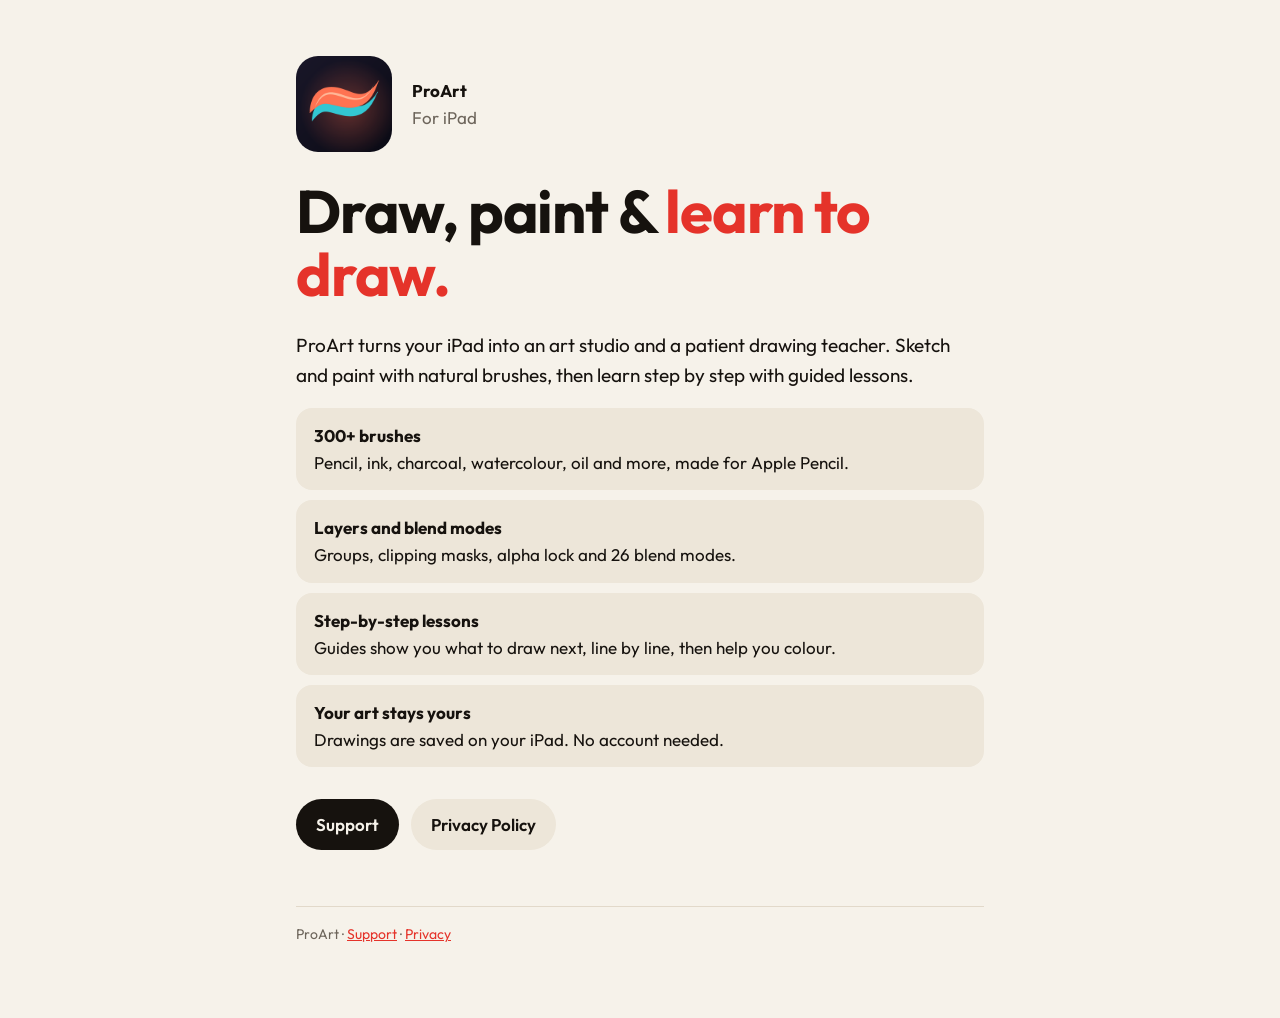
<file: site/index.html>
<!doctype html>
<html lang="en">
<head>
<meta charset="utf-8">
<meta name="viewport" content="width=device-width, initial-scale=1">
<title>ProArt: Draw, Paint &amp; Learn</title>
<meta name="description" content="ProArt is an iPad drawing app with pro brushes, layers and step-by-step drawing lessons.">
<link rel="icon" href="icon.png">
<link rel="stylesheet" href="site.css">
<style>
  .app { display: flex; align-items: center; gap: 20px; margin: 0 0 28px; }
  .app img { width: 96px; height: 96px; border-radius: 22px; }
  .app p { margin: 0; color: var(--muted); }
  .features { padding: 0; list-style: none; }
  .features li { padding: 14px 18px; margin: 10px 0; border-radius: 16px; background: var(--card); }
  .features strong { display: block; }
  .links { display: flex; flex-wrap: wrap; gap: 12px; margin-top: 32px; }
  .links a { padding: 12px 20px; border-radius: 999px; background: var(--ink); color: var(--bg); text-decoration: none; font-weight: 600; }
  .links a.soft { background: var(--card); color: var(--ink); }
</style>
</head>
<body>
<main>
  <div class="app">
    <img src="icon.png" alt="ProArt app icon">
    <div><strong>ProArt</strong><p>For iPad</p></div>
  </div>
  <h1>Draw, paint &amp; <em>learn to draw.</em></h1>
  <p class="lead">ProArt turns your iPad into an art studio and a patient drawing teacher. Sketch and paint with natural brushes, then learn step by step with guided lessons.</p>

  <ul class="features">
    <li><strong>300+ brushes</strong>Pencil, ink, charcoal, watercolour, oil and more, made for Apple Pencil.</li>
    <li><strong>Layers and blend modes</strong>Groups, clipping masks, alpha lock and 26 blend modes.</li>
    <li><strong>Step-by-step lessons</strong>Guides show you what to draw next, line by line, then help you colour.</li>
    <li><strong>Your art stays yours</strong>Drawings are saved on your iPad. No account needed.</li>
  </ul>

  <div class="links">
    <a href="support.html">Support</a>
    <a class="soft" href="privacy.html">Privacy Policy</a>
  </div>

  <footer>ProArt · <a href="support.html">Support</a> · <a href="privacy.html">Privacy</a></footer>
</main>
</body>
</html>
</file>
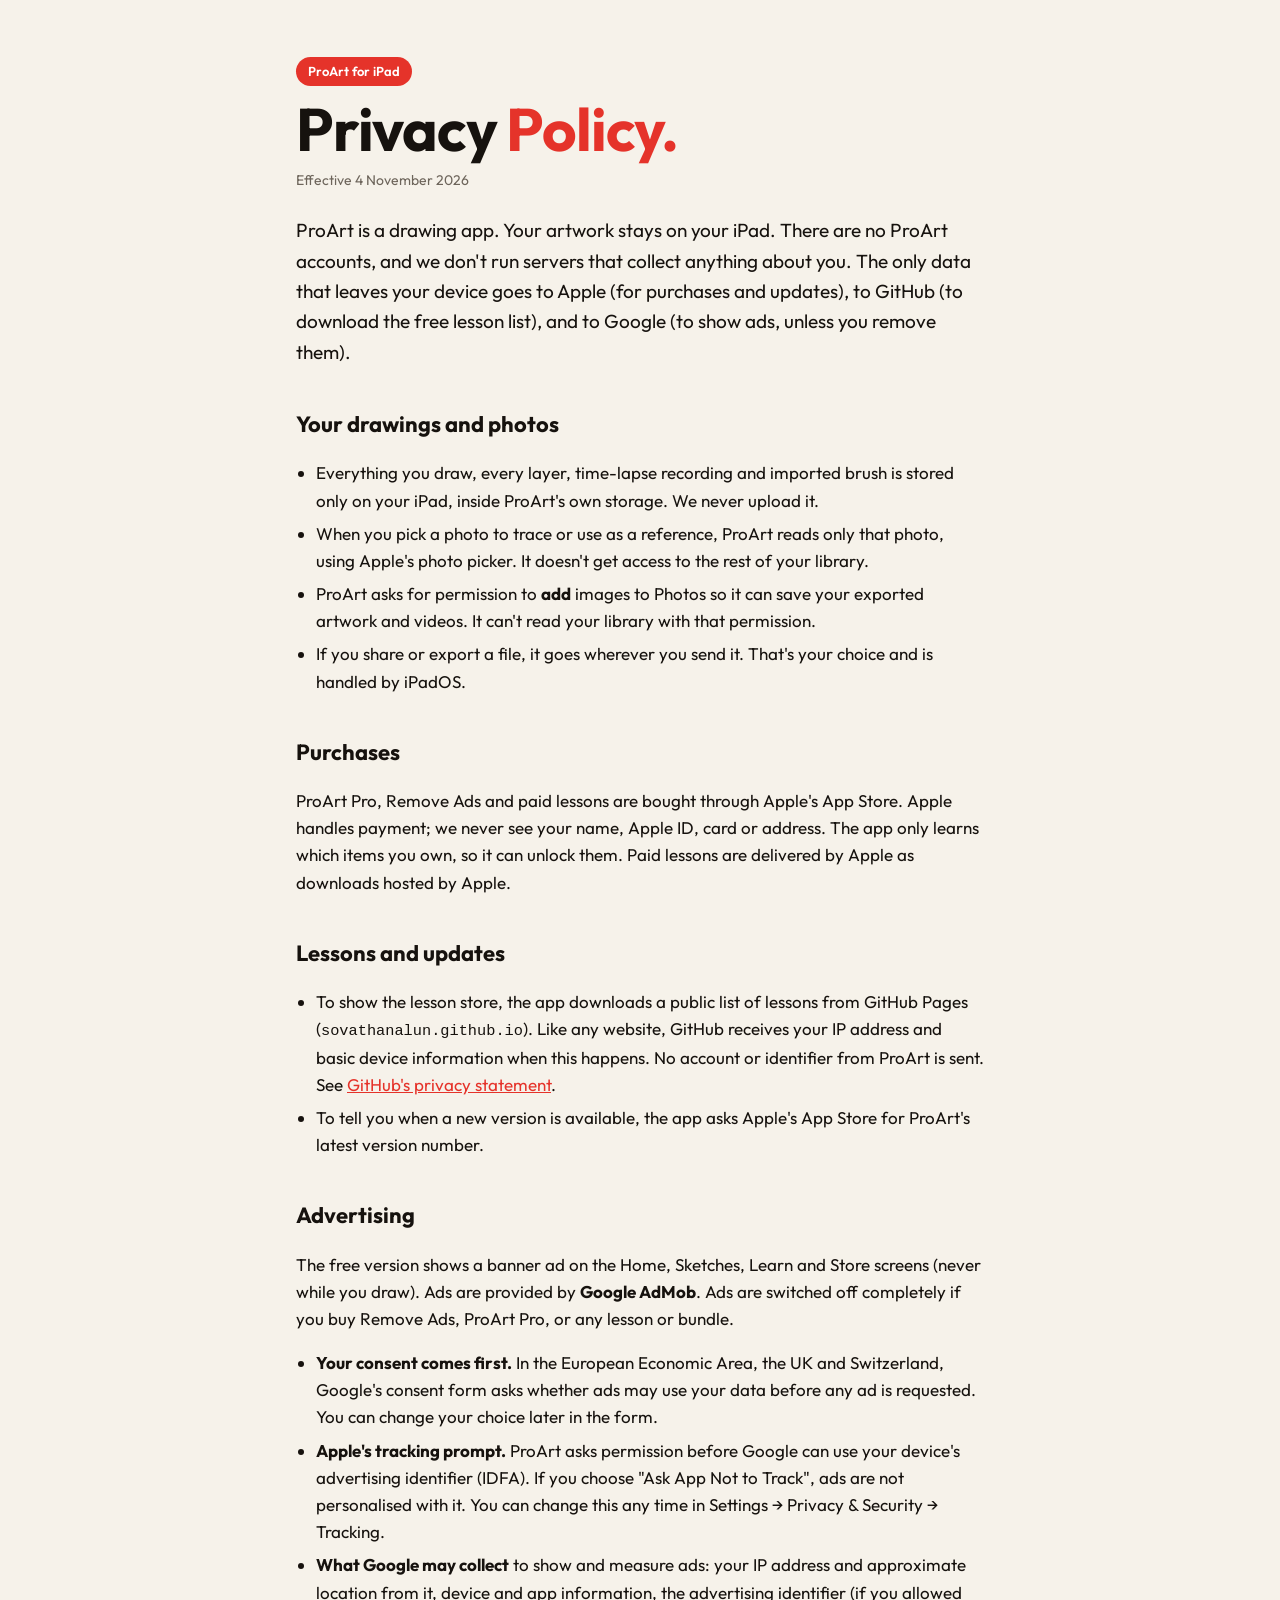
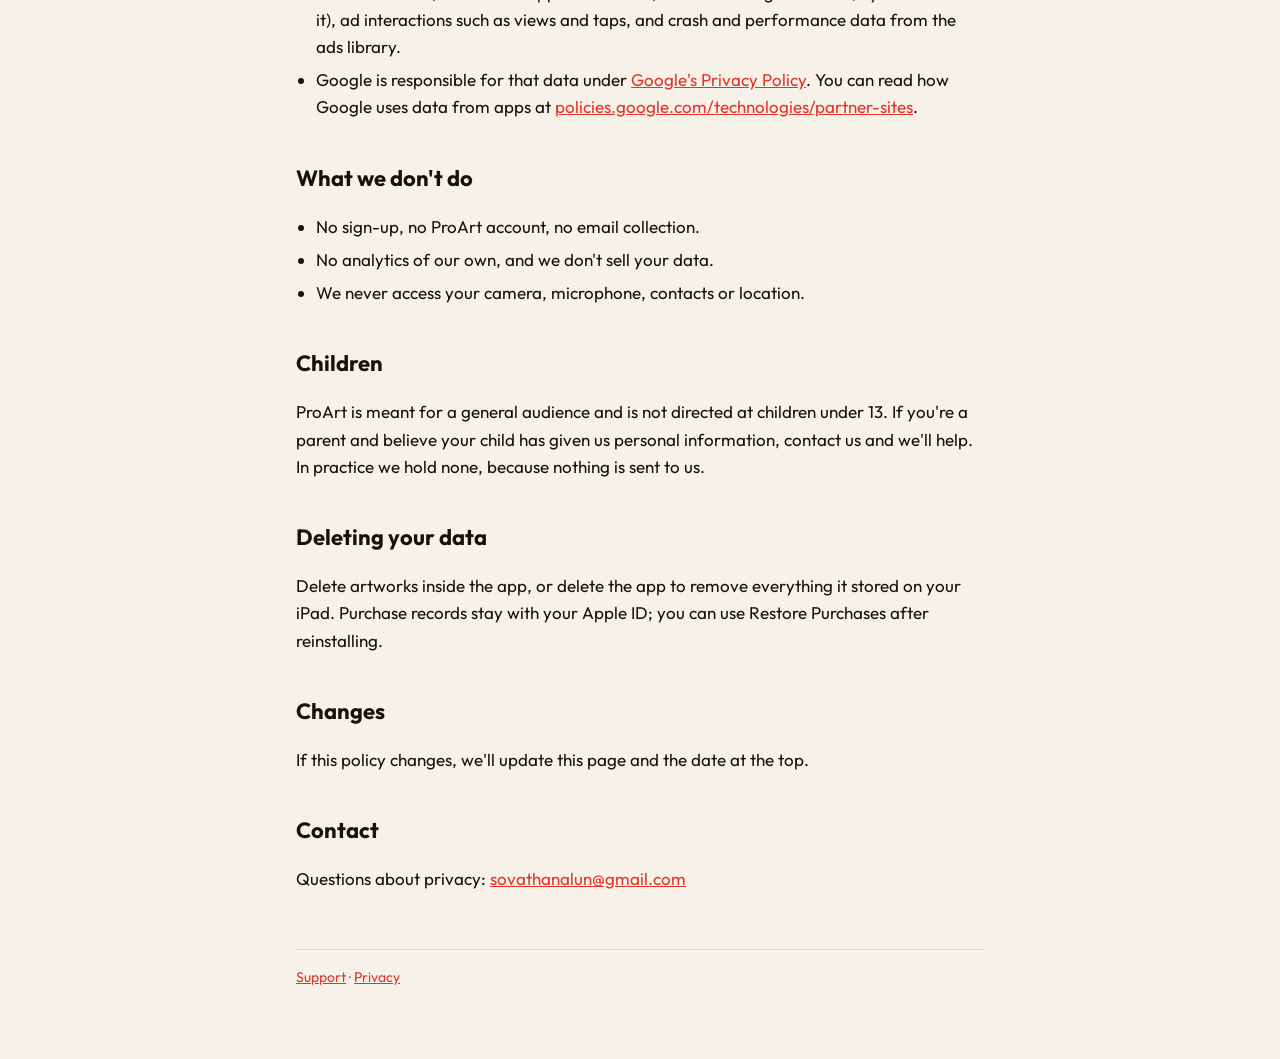
<file: site/privacy.html>
<!doctype html>
<html lang="en">
<head>
<meta charset="utf-8">
<meta name="viewport" content="width=device-width, initial-scale=1">
<title>ProArt Privacy Policy</title>
<link rel="stylesheet" href="site.css">
</head>
<body>
<main>
  <p class="eyebrow">ProArt for iPad</p>
  <h1>Privacy <em>Policy.</em></h1>
  <p class="meta">Effective 4 November 2026</p>

  <p class="lead">ProArt is a drawing app. Your artwork stays on your iPad. There are no ProArt accounts, and we don't run servers that collect anything about you. The only data that leaves your device goes to Apple (for purchases and updates), to GitHub (to download the free lesson list), and to Google (to show ads, unless you remove them).</p>

  <h2>Your drawings and photos</h2>
  <ul>
    <li>Everything you draw, every layer, time-lapse recording and imported brush is stored only on your iPad, inside ProArt's own storage. We never upload it.</li>
    <li>When you pick a photo to trace or use as a reference, ProArt reads only that photo, using Apple's photo picker. It doesn't get access to the rest of your library.</li>
    <li>ProArt asks for permission to <strong>add</strong> images to Photos so it can save your exported artwork and videos. It can't read your library with that permission.</li>
    <li>If you share or export a file, it goes wherever you send it. That's your choice and is handled by iPadOS.</li>
  </ul>

  <h2>Purchases</h2>
  <p>ProArt Pro, Remove Ads and paid lessons are bought through Apple's App Store. Apple handles payment; we never see your name, Apple ID, card or address. The app only learns which items you own, so it can unlock them. Paid lessons are delivered by Apple as downloads hosted by Apple.</p>

  <h2>Lessons and updates</h2>
  <ul>
    <li>To show the lesson store, the app downloads a public list of lessons from GitHub Pages (<code>sovathanalun.github.io</code>). Like any website, GitHub receives your IP address and basic device information when this happens. No account or identifier from ProArt is sent. See <a href="https://docs.github.com/site-policy/privacy-policies/github-general-privacy-statement">GitHub's privacy statement</a>.</li>
    <li>To tell you when a new version is available, the app asks Apple's App Store for ProArt's latest version number.</li>
  </ul>

  <h2>Advertising</h2>
  <p>The free version shows a banner ad on the Home, Sketches, Learn and Store screens (never while you draw). Ads are provided by <strong>Google AdMob</strong>. Ads are switched off completely if you buy Remove Ads, ProArt Pro, or any lesson or bundle.</p>
  <ul>
    <li><strong>Your consent comes first.</strong> In the European Economic Area, the UK and Switzerland, Google's consent form asks whether ads may use your data before any ad is requested. You can change your choice later in the form.</li>
    <li><strong>Apple's tracking prompt.</strong> ProArt asks permission before Google can use your device's advertising identifier (IDFA). If you choose "Ask App Not to Track", ads are not personalised with it. You can change this any time in Settings → Privacy &amp; Security → Tracking.</li>
    <li><strong>What Google may collect</strong> to show and measure ads: your IP address and approximate location from it, device and app information, the advertising identifier (if you allowed it), ad interactions such as views and taps, and crash and performance data from the ads library.</li>
    <li>Google is responsible for that data under <a href="https://policies.google.com/privacy">Google's Privacy Policy</a>. You can read how Google uses data from apps at <a href="https://policies.google.com/technologies/partner-sites">policies.google.com/technologies/partner-sites</a>.</li>
  </ul>

  <h2>What we don't do</h2>
  <ul>
    <li>No sign-up, no ProArt account, no email collection.</li>
    <li>No analytics of our own, and we don't sell your data.</li>
    <li>We never access your camera, microphone, contacts or location.</li>
  </ul>

  <h2>Children</h2>
  <p>ProArt is meant for a general audience and is not directed at children under 13. If you're a parent and believe your child has given us personal information, contact us and we'll help. In practice we hold none, because nothing is sent to us.</p>

  <h2>Deleting your data</h2>
  <p>Delete artworks inside the app, or delete the app to remove everything it stored on your iPad. Purchase records stay with your Apple ID; you can use Restore Purchases after reinstalling.</p>

  <h2>Changes</h2>
  <p>If this policy changes, we'll update this page and the date at the top.</p>

  <h2>Contact</h2>
  <p>Questions about privacy: <a href="mailto:sovathanalun@gmail.com">sovathanalun@gmail.com</a></p>

  <footer><a href="support.html">Support</a> · <a href="privacy.html">Privacy</a></footer>
</main>
</body>
</html>
</file>
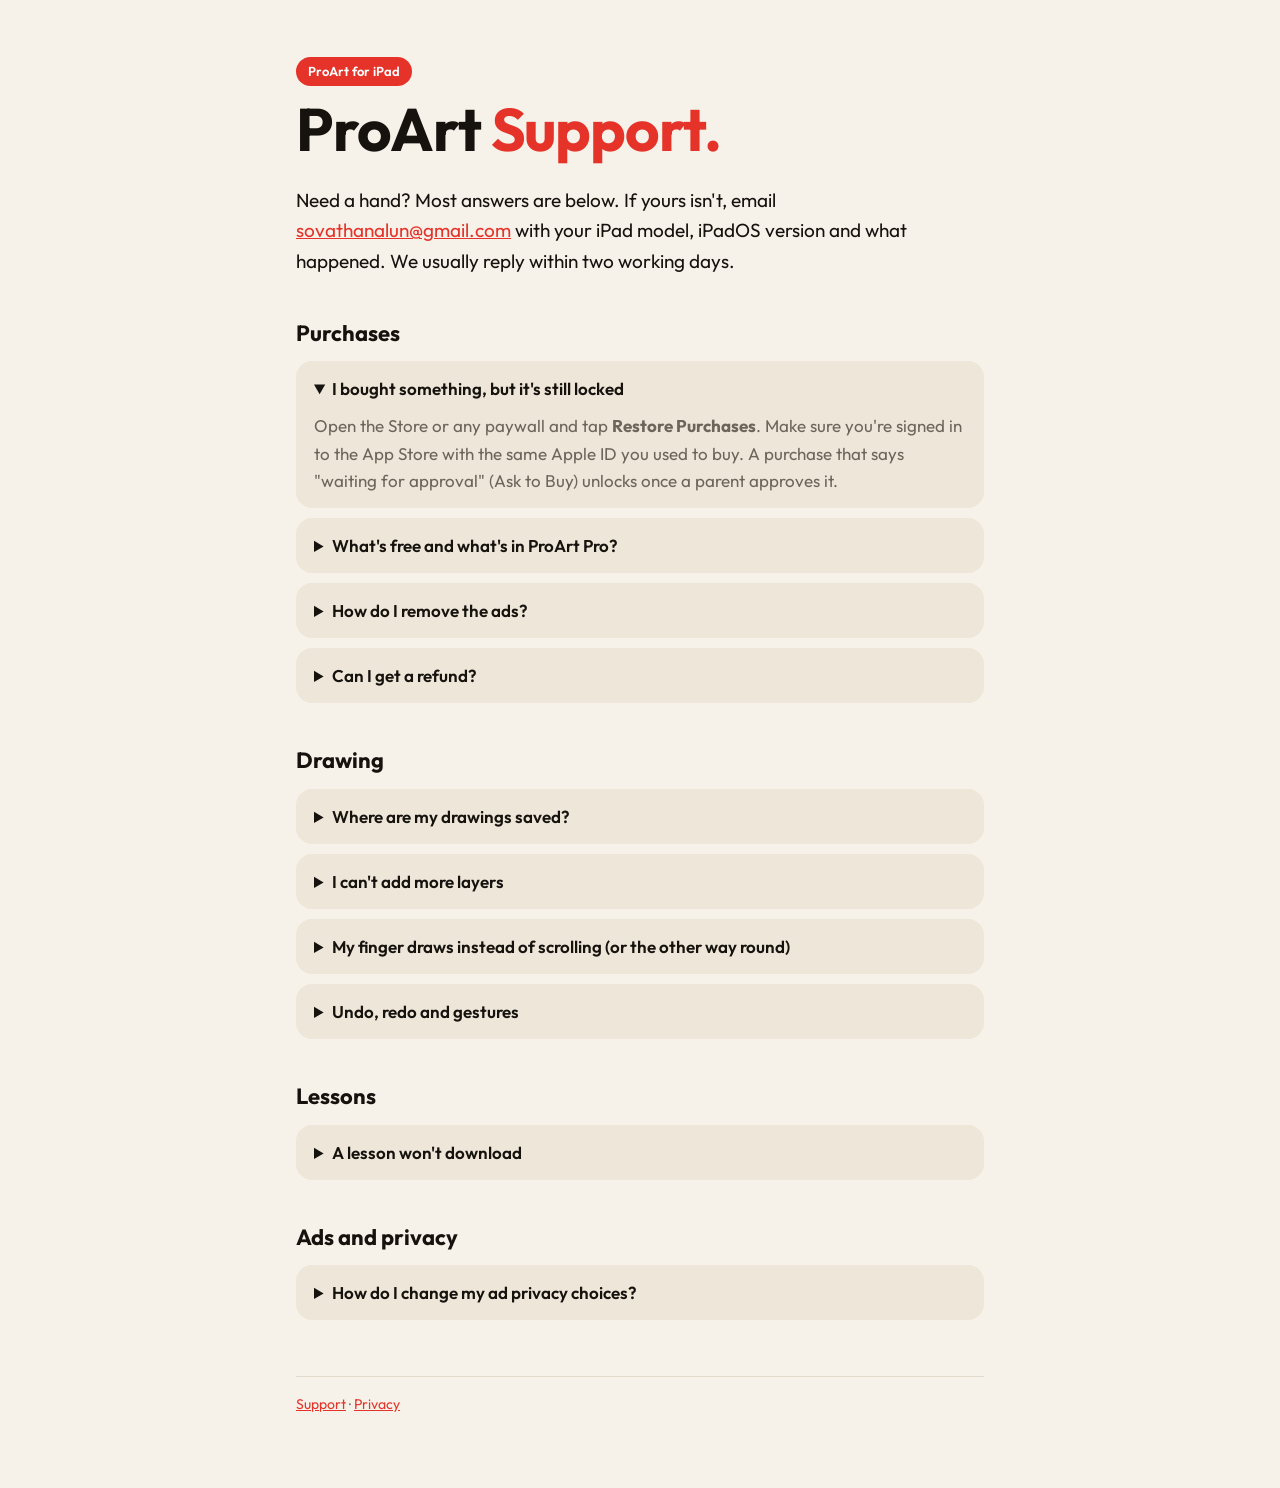
<file: site/support.html>
<!doctype html>
<html lang="en">
<head>
<meta charset="utf-8">
<meta name="viewport" content="width=device-width, initial-scale=1">
<title>ProArt Support</title>
<link rel="stylesheet" href="site.css">
</head>
<body>
<main>
  <p class="eyebrow">ProArt for iPad</p>
  <h1>ProArt <em>Support.</em></h1>
  <p class="lead">Need a hand? Most answers are below. If yours isn't, email <a href="mailto:sovathanalun@gmail.com">sovathanalun@gmail.com</a> with your iPad model, iPadOS version and what happened. We usually reply within two working days.</p>

  <h2>Purchases</h2>
  <details open>
    <summary>I bought something, but it's still locked</summary>
    <p>Open the Store or any paywall and tap <strong>Restore Purchases</strong>. Make sure you're signed in to the App Store with the same Apple ID you used to buy. A purchase that says "waiting for approval" (Ask to Buy) unlocks once a parent approves it.</p>
  </details>
  <details>
    <summary>What's free and what's in ProArt Pro?</summary>
    <p><strong>Free:</strong> Brush, Smudge and Eraser with starter brushes, ColorDrop fill, Eyedropper, colour wheel, rectangle / ellipse / lasso selection, Transform, crop, resize, rotate and flip, up to 5 layers, PNG and JPEG export, and all free Learn to Draw lessons.</p>
    <p><strong>ProArt Pro</strong> (one-time purchase): 300+ brushes, Brush Studio and .abr import, Magic Wand, adjustments and Liquify, QuickShape, gradients, text and shapes, retouch tools, unlimited layers, 26 blend modes, groups, masks and alpha lock, Animation Assist, time-lapse video, painting on 3D models, palettes from photos, Pro export formats (HEIC, TIFF, PDF, PSD, layers ZIP, 2× / 4× size) and no ads.</p>
    <p>Paid lessons and bundles are sold separately and are not part of Pro.</p>
  </details>
  <details>
    <summary>How do I remove the ads?</summary>
    <p>Tap <strong>Remove ads</strong> on the banner for a one-time purchase. Ads also disappear if you buy ProArt Pro or any lesson or bundle. There are never ads while you draw.</p>
  </details>
  <details>
    <summary>Can I get a refund?</summary>
    <p>Refunds are handled by Apple. Go to <a href="https://reportaproblem.apple.com">reportaproblem.apple.com</a>, sign in, and choose the ProArt purchase.</p>
  </details>

  <h2>Drawing</h2>
  <details>
    <summary>Where are my drawings saved?</summary>
    <p>On your iPad only, and they save automatically. They are not in iCloud, so to keep a copy, use <strong>⋯ → Export…</strong> and save to Files or Photos. Deleting the app deletes your drawings.</p>
  </details>
  <details>
    <summary>I can't add more layers</summary>
    <p>The free version allows 5 layers. With Pro, the limit depends on canvas size and your iPad's memory (up to 200); a smaller canvas allows more layers.</p>
  </details>
  <details>
    <summary>My finger draws instead of scrolling (or the other way round)</summary>
    <p>Open <strong>⋯</strong> and switch <strong>Draw with Finger</strong> on or off. With it off, only Apple Pencil draws and your finger moves the canvas.</p>
  </details>
  <details>
    <summary>Undo, redo and gestures</summary>
    <p>Tap with two fingers to undo and three fingers to redo, or use the arrows on the left sidebar. Pinch to zoom and rotate the canvas.</p>
  </details>

  <h2>Lessons</h2>
  <details>
    <summary>A lesson won't download</summary>
    <p>Check your internet connection and that there's free space on your iPad, then try again from the Store. Paid lessons are delivered by Apple and can take a moment to start after purchase.</p>
  </details>

  <h2>Ads and privacy</h2>
  <details>
    <summary>How do I change my ad privacy choices?</summary>
    <p>Tracking: Settings → Privacy &amp; Security → Tracking → ProArt. In Europe and the UK, Google's consent form appears again if you reinstall the app. Read the full <a href="privacy.html">Privacy Policy</a>.</p>
  </details>

  <footer><a href="support.html">Support</a> · <a href="privacy.html">Privacy</a></footer>
</main>
</body>
</html>
</file>
<file: site/site.css>
/* ProArt's look: warm paper, ink-black text and one red accent. */
@import url("https://fonts.googleapis.com/css2?family=Outfit:wght@400;500;600;700&display=swap");

:root {
  --bg: #f6f2ea;
  --card: #ede6d9;
  --ink: #16120e;
  --muted: #6d655b;
  --accent: #e5332a;
  --line: #e2d9ca;
}
@media (prefers-color-scheme: dark) {
  :root { --bg: #16120e; --card: #231e18; --ink: #f6f2ea; --muted: #b3aa9d; --line: #332c24; }
}

* { box-sizing: border-box; }
body { margin: 0; background: var(--bg); color: var(--ink); font: 17px/1.6 "Outfit", -apple-system, system-ui, sans-serif; }
main { max-width: 720px; margin: 0 auto; padding: 56px 16px 72px; }
.eyebrow { display: inline-block; margin: 0 0 12px; padding: 4px 12px; border-radius: 999px; background: var(--accent); color: #fff; font-size: 13px; font-weight: 600; }
h1 { margin: 0; font-size: clamp(40px, 9vw, 60px); line-height: 1.05; letter-spacing: -0.02em; }
h1 em { font-style: normal; color: var(--accent); }
h2 { margin: 40px 0 8px; font-size: 22px; }
.meta { margin: 8px 0 0; color: var(--muted); font-size: 14px; }
.lead { margin: 24px 0 0; font-size: 19px; }
a { color: var(--accent); }
code { font-size: 0.9em; }
ul { padding-left: 20px; }
li { margin: 6px 0; }
details { margin: 10px 0; padding: 14px 18px; border-radius: 16px; background: var(--card); }
summary { cursor: pointer; font-weight: 600; }
details p { margin: 10px 0 0; color: var(--muted); }
footer { margin-top: 56px; padding-top: 16px; border-top: 1px solid var(--line); color: var(--muted); font-size: 14px; }
</file>
